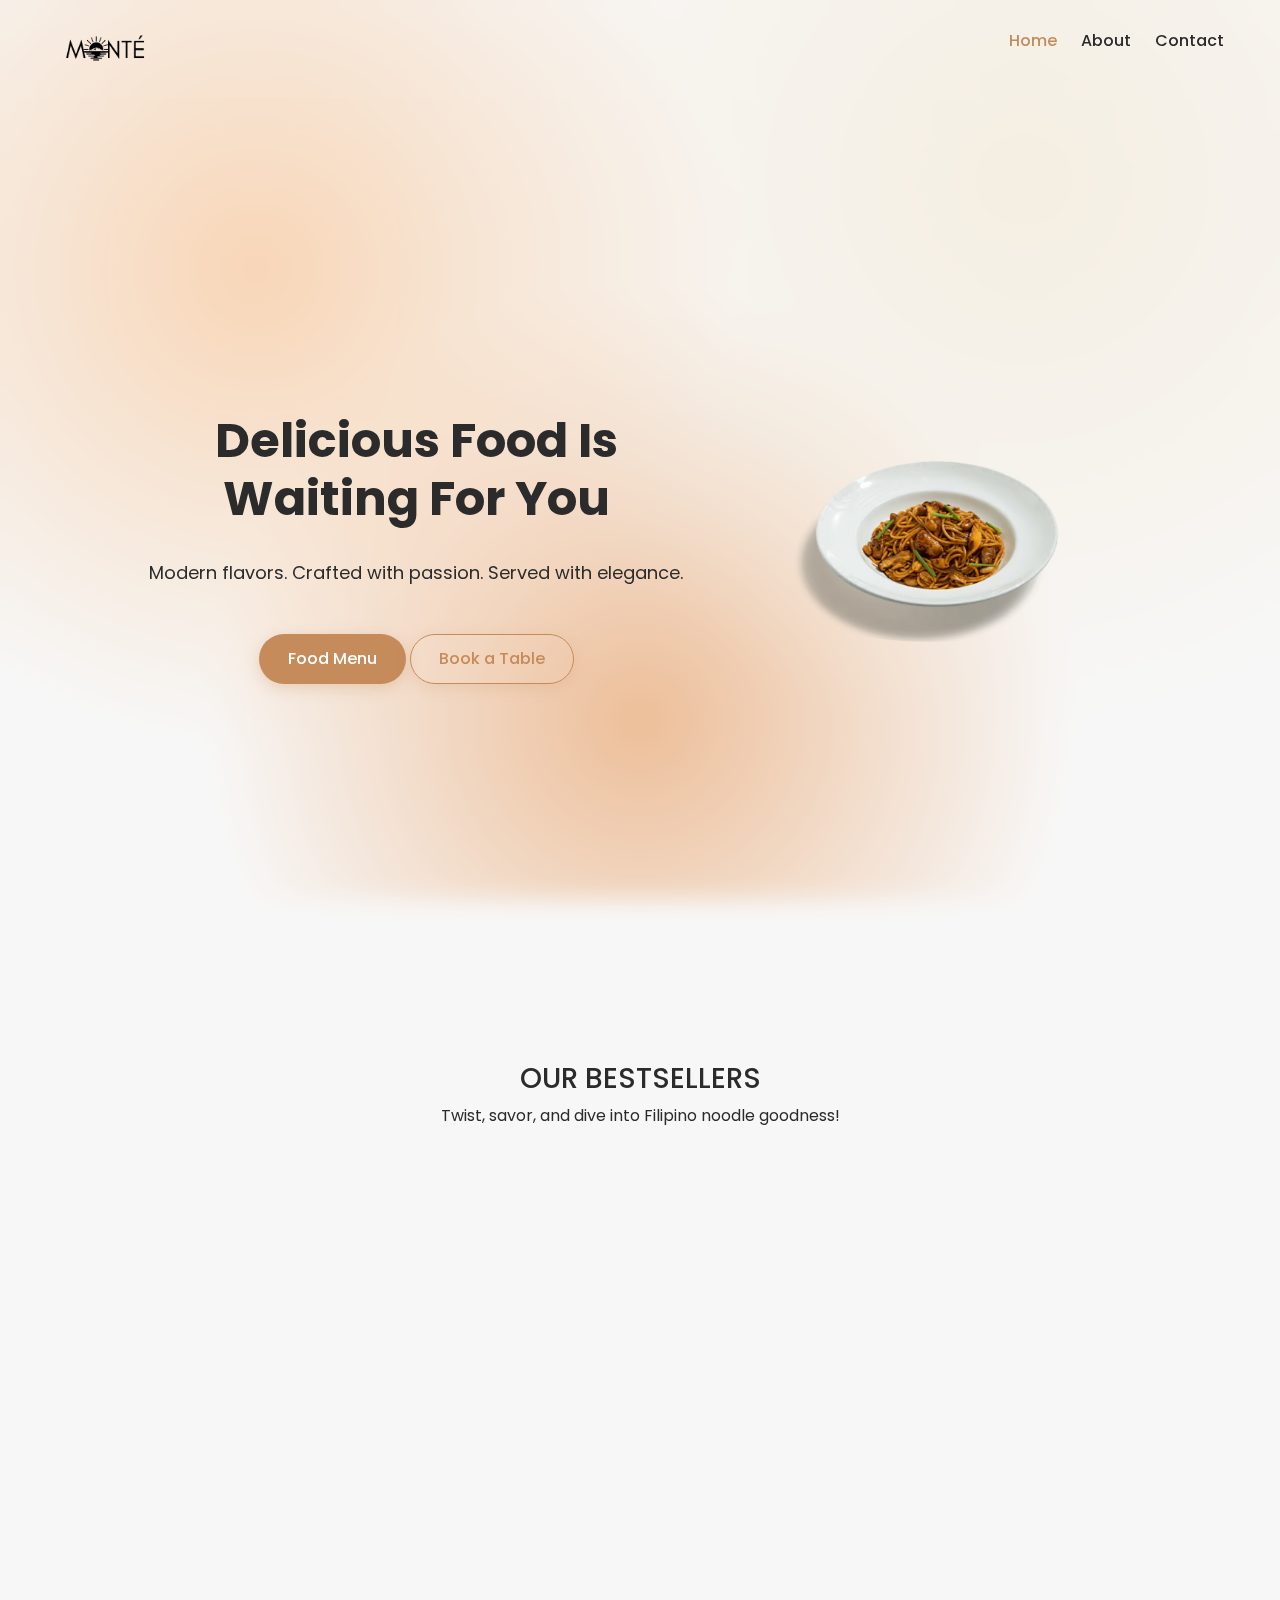
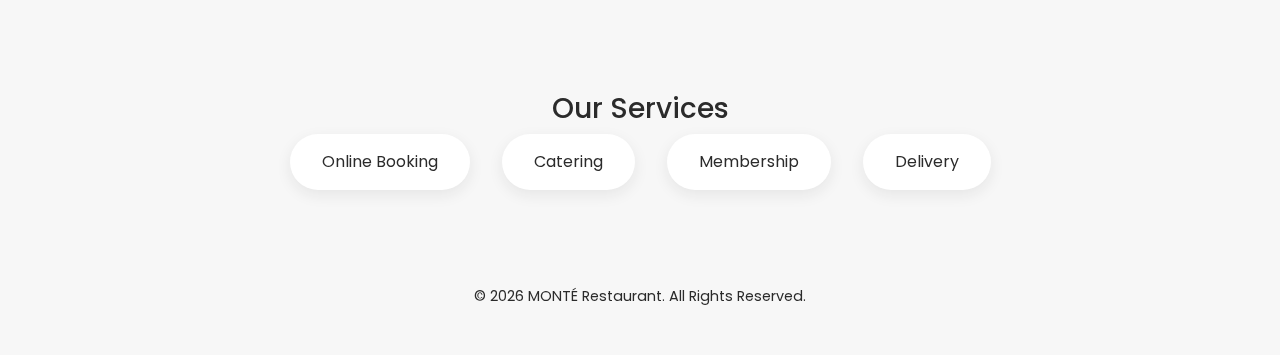
<file: Restaurant/index.html>
<!DOCTYPE html>
<html lang="en">
<head>
  <meta charset="UTF-8" />
  <meta name="viewport" content="width=device-width, initial-scale=1.0" />
  <title>MONTÉ | Modern Restaurant</title>
  <link rel="preconnect" href="https://fonts.googleapis.com">
  <link rel="preconnect" href="https://fonts.gstatic.com" crossorigin>
  <link href="https://fonts.googleapis.com/css2?family=Poppins:wght@300;400;500;600;700&display=swap" rel="stylesheet">
  <link href="https://cdn.jsdelivr.net/npm/bootstrap@5.3.3/dist/css/bootstrap.min.css" rel="stylesheet" />
  <link rel="stylesheet" href="assets/css/style.css" />
</head>
<body>

  <!-- HEADER -->
  <header class="header">
    <nav class="navbar">
      <a href="index.html" class="logo">
        <img src="assets/images/logo1.png" alt="MONTÉ Logo" />
      </a>
      <ul class="nav-links">
        <li><a href="index.html" class="active">Home</a></li>
        <li><a href="about.html">About</a></li>
        <li><a href="contact.html">Contact</a></li>
      </ul>
    </nav>
  </header>

  <!-- HERO SECTION -->
  <section class="hero">
    <div class="hero-text">
      <h2>Delicious Food Is <br />Waiting For You</h2>
      <p>Modern flavors. Crafted with passion. Served with elegance.</p>
      <div class="hero-buttons">
        <a href="#menu" class="btn primary">Food Menu</a>
        <a href="contact.html" class="btn secondary">Book a Table</a>
      </div>
    </div>
    <div class="hero-image">
      <img src="assets/images/hero-bowl1.png" alt="Signature Bowl" />
    </div>
  </section>

  <!-- TOP LIST / FOOD CARDS -->
  <section class="top-list" id="menu">
    <h3>OUR BESTSELLERS</h3>
    <p class="subtitle">Twist, savor, and dive into Filipino noodle goodness!</p>

    <div class="card-container">
      <article class="food-card">
        <img src="assets/images/hero-bowl2.png" alt="Pancit Canton" />
        <h4>Pancit Canton</h4>
        <p>Savory stir-fried noodles tossed with vegetables and tender meats or seafood.</p>
        <span class="price">₱100.00</span>
      </article>

      <article class="food-card">
        <img src="assets/images/hero-bowl1.png" alt="Charlie Chan" />
        <h4>Charlie Chan</h4>
        <p>Chinese-style stir-fried noodles with vegetables, meats, and a rich soy-based sauce.</p>
        <span class="price">₱100.00</span>
      </article>

      <article class="food-card">
        <img src="assets/images/hero-bowl3.png" alt="Pancit Malabon" />
        <h4>Pancit Malabon</h4>
        <p>Thick rice noodles in a rich seafood sauce topped with shrimp, squid, and crunchy garnishes.</p>
        <span class="price">₱100.00</span>
      </article>
    </div>
  </section>

  <!-- SERVICES -->
  <section class="services">
    <h3>Our Services</h3>
    <div class="service-items">
      <div class="service">Online Booking</div>
      <div class="service">Catering</div>
      <div class="service">Membership</div>
      <div class="service">Delivery</div>
    </div>
  </section>

  <!-- FOOTER -->
  <footer class="footer">
    <p>© 2026 MONTÉ Restaurant. All Rights Reserved.</p>
  </footer>

</body>
</html>
</file>
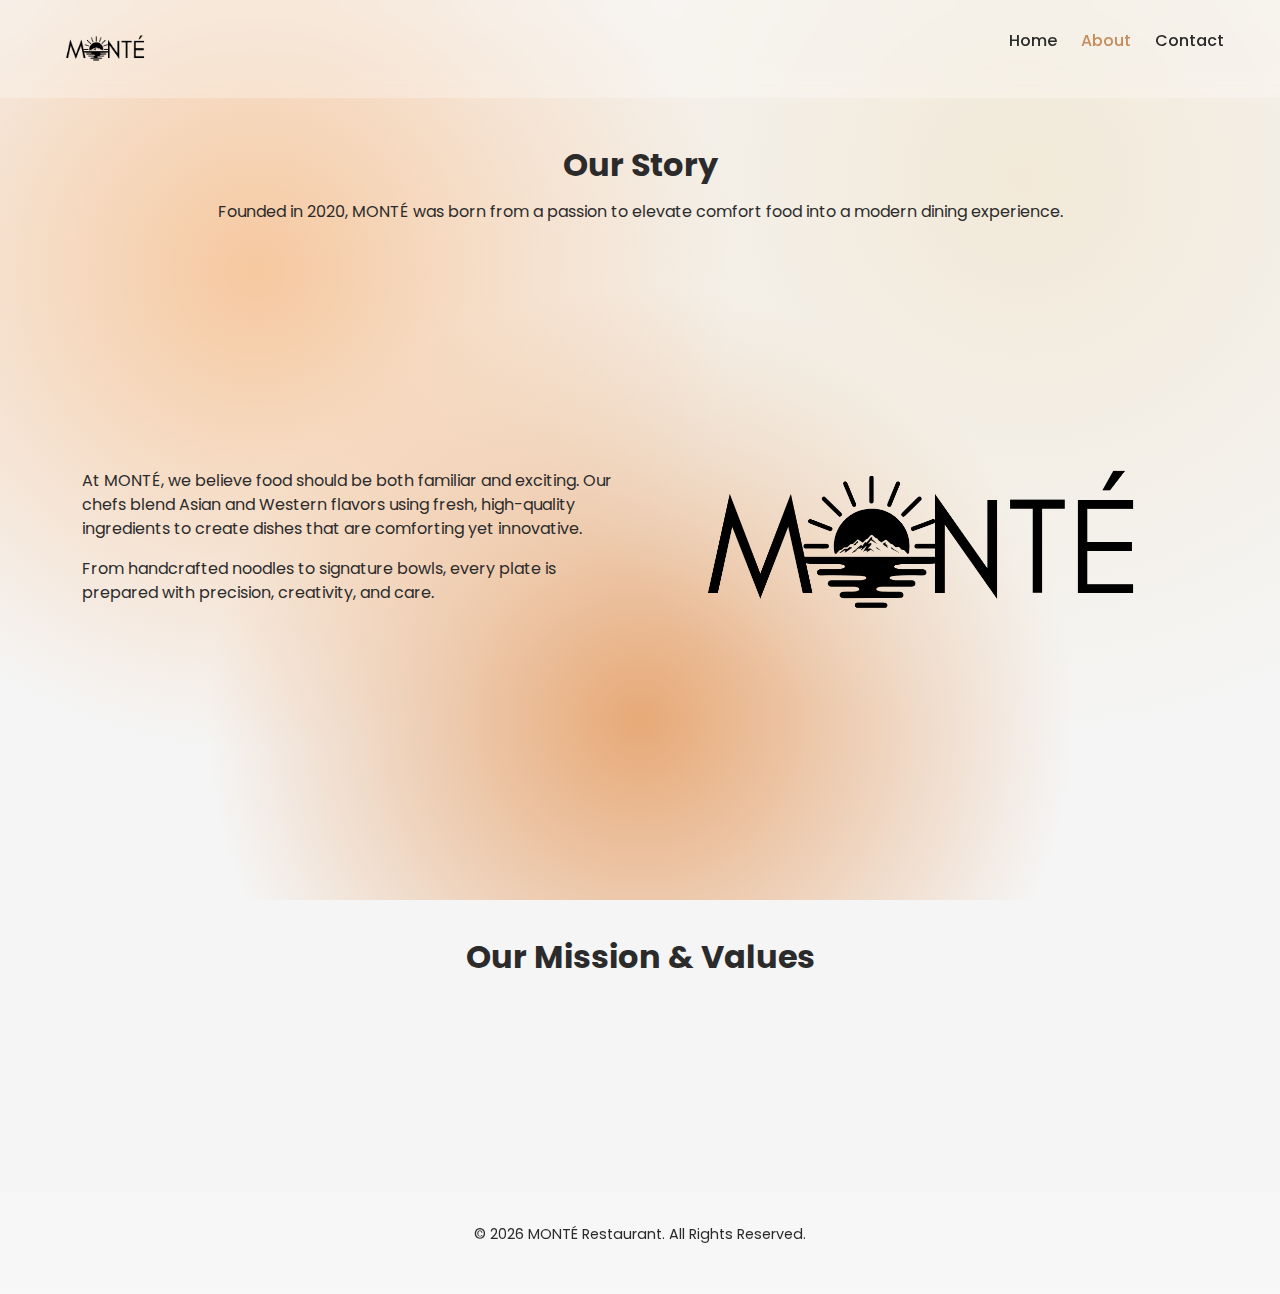
<file: Restaurant/about.html>
<!DOCTYPE html>
<html lang="en">
<head>
  <meta charset="UTF-8" />
  <meta name="viewport" content="width=device-width, initial-scale=1.0" />
  <title>About Us | MONTÉ</title>
  <link rel="preconnect" href="https://fonts.googleapis.com">
  <link rel="preconnect" href="https://fonts.gstatic.com" crossorigin>
  <link href="https://fonts.googleapis.com/css2?family=Poppins:wght@300;400;500;600;700&display=swap" rel="stylesheet">
  <link href="https://cdn.jsdelivr.net/npm/bootstrap@5.3.3/dist/css/bootstrap.min.css" rel="stylesheet" />
  <link rel="stylesheet" href="assets/css/style.css" />
</head>
<body>

  <!-- HEADER -->
  <header class="header">
    <nav class="navbar">
      <a href="index.html" class="logo">
        <img src="assets/images/logo1.png" alt="MONTÉ Logo" />
      </a>
      <ul class="nav-links">
        <li><a href="index.html">Home</a></li>
        <li><a href="about.html" class="active">About</a></li>
        <li><a href="contact.html">Contact</a></li>
      </ul>
    </nav>
  </header>

  <!-- ABOUT INTRO -->
  <section class="container py-5">
    <div class="text-center mb-5">
      <h2 class="fw-bold">Our Story</h2>
      <p class="mt-3">Founded in 2020, MONTÉ was born from a passion to elevate comfort food into a modern dining experience.</p>
    </div>

    <div class="row align-items-center">
      <div class="col-md-6 mb-4">
        <p>At MONTÉ, we believe food should be both familiar and exciting. Our chefs blend Asian and Western flavors using fresh, high-quality ingredients to create dishes that are comforting yet innovative.</p>
        <p>From handcrafted noodles to signature bowls, every plate is prepared with precision, creativity, and care.</p>
      </div>
      <div class="col-md-6 mb-4">
        <img src="assets/images/logo.png" class="img-fluid rounded-4" alt="About Monte" />
      </div>
    </div>
  </section>

  <!-- MISSION & VALUES -->
  <section class="container py-5">
    <div class="text-center mb-4">
      <h2 class="fw-bold">Our Mission & Values</h2>
    </div>

    <div class="row g-4">
      <div class="col-md-4">
        <div class="food-card text-center">
          <h4>Quality</h4>
          <p>We use only fresh and carefully sourced ingredients.</p>
        </div>
      </div>
      <div class="col-md-4">
        <div class="food-card text-center">
          <h4>Creativity</h4>
          <p>Every dish reflects innovation and modern culinary artistry.</p>
        </div>
      </div>
      <div class="col-md-4">
        <div class="food-card text-center">
          <h4>Experience</h4>
          <p>We aim to deliver memorable dining moments for every guest.</p>
        </div>
      </div>
    </div>
  </section>

  <!-- FOOTER -->
  <footer class="footer">
    <p>© 2026 MONTÉ Restaurant. All Rights Reserved.</p>
  </footer>

</body>
</html>
</file>
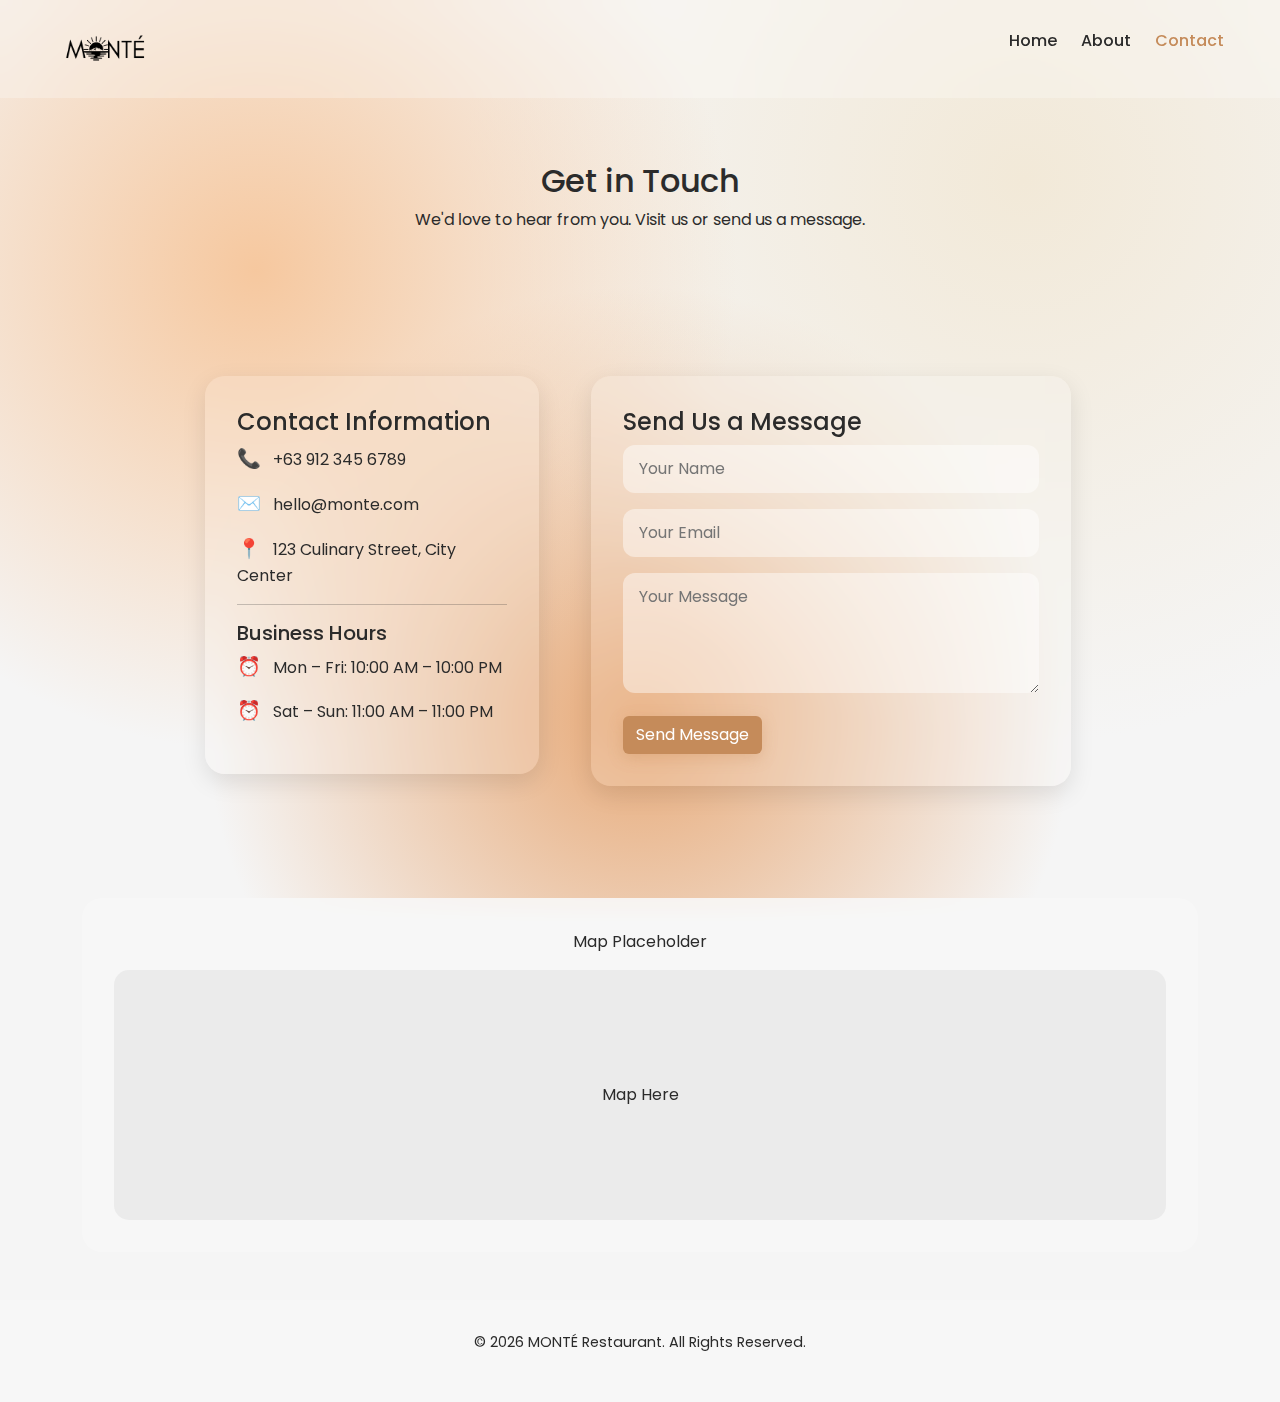
<file: Restaurant/contact.html>
<!DOCTYPE html>
<html lang="en">
<head>
  <meta charset="UTF-8" />
  <meta name="viewport" content="width=device-width, initial-scale=1.0" />
  <title>Contact Us | MONTÉ</title>
  <link rel="preconnect" href="https://fonts.googleapis.com">
  <link rel="preconnect" href="https://fonts.gstatic.com" crossorigin>
  <link href="https://fonts.googleapis.com/css2?family=Poppins:wght@300;400;500;600;700&display=swap" rel="stylesheet">
  <link href="https://cdn.jsdelivr.net/npm/bootstrap@5.3.3/dist/css/bootstrap.min.css" rel="stylesheet" />
  <link rel="stylesheet" href="assets/css/style.css" />
</head>
<body>

  <!-- HEADER -->
  <header class="header">
    <nav class="navbar">
      <a href="index.html" class="logo">
        <img src="assets/images/logo1.png" alt="MONTÉ Logo" />
      </a>
      <ul class="nav-links">
        <li><a href="index.html">Home</a></li>
        <li><a href="about.html">About</a></li>
        <li><a href="contact.html" class="active">Contact</a></li>
      </ul>
    </nav>
  </header>

  <!-- CONTACT HERO -->
  <section class="contact-hero">
    <h2>Get in Touch</h2>
    <p>We'd love to hear from you. Visit us or send us a message.</p>
  </section>

  <!-- CONTACT GRID -->
  <section class="contact-container">
    <div class="contact-grid row g-5">

      <!-- CONTACT INFO -->
      <div class="col-md-5">
        <div class="contact-card contact-info-card">
          <h4>Contact Information</h4>
          <p><span class="icon phone-icon">📞</span> +63 912 345 6789</p>
          <p><span class="icon email-icon">✉️</span> hello@monte.com</p>
          <p><span class="icon location-icon">📍</span> 123 Culinary Street, City Center</p>

          <hr />

          <h5>Business Hours</h5>
          <p><span class="icon clock-icon">⏰</span> Mon – Fri: 10:00 AM – 10:00 PM</p>
          <p><span class="icon clock-icon">⏰</span> Sat – Sun: 11:00 AM – 11:00 PM</p>
        </div>
      </div>

      <!-- CONTACT FORM -->
      <div class="col-md-7">
        <div class="contact-card">
          <h4>Send Us a Message</h4>
          <form>
            <input type="text" placeholder="Your Name" required>
            <input type="email" placeholder="Your Email" required>
            <textarea rows="4" placeholder="Your Message" required></textarea>
            <button type="submit" class="btn primary pulse">Send Message</button>
          </form>
        </div>
      </div>

    </div>
  </section>

  <!-- MAP PLACEHOLDER -->
  <section class="container py-5">
    <div class="map-card">
      <p>Map Placeholder</p>
      <div class="map-placeholder">Map Here</div>
    </div>
  </section>

  <!-- FOOTER -->
  <footer class="footer">
    <p>© 2026 MONTÉ Restaurant. All Rights Reserved.</p>
  </footer>

</body>
</html>
</file>
<file: Restaurant/assets/css/style.css>
/* ============================
   MONTÉ Restaurant - Unified Style
   ============================ */

/* ---------------------------
   Base Body
---------------------------- */
body {
  font-family: 'Poppins', sans-serif;
  margin: 0;
  background: radial-gradient(circle at 20% 30%, #f6c89f, transparent 40%),
              radial-gradient(circle at 80% 20%, #f2e9d8, transparent 45%),
              radial-gradient(circle at 50% 80%, #e7a977, transparent 45%),
              #f5f5f5;
  background-attachment: fixed;
  color: #2b2b2b;
}

/* ---------------------------
   HEADER
---------------------------- */
.header {
  background: rgba(255, 255, 255, 0.25);
  backdrop-filter: blur(12px);
  -webkit-backdrop-filter: blur(12px);
}

.navbar {
  max-width: 1200px;
  margin: auto;
  padding: 1.5rem 1rem;
  display: flex;
  justify-content: space-between;
  align-items: center;
}

.navbar .logo img {
  height: 50px;
  width: auto;
}

.nav-links {
  list-style: none;
  display: flex;
  gap: 1.5rem;
}

.nav-links a {
  text-decoration: none;
  color: #2b2b2b;
  font-weight: 500;
}

.nav-links a.active,
.nav-links a:hover {
  color: #c58b5a;
}

/* ---------------------------
   HERO SECTION (Homepage)
---------------------------- */
.hero {
  width: 100%;
  min-height: 100vh;
  padding: 2rem 1rem;
  display: flex;
  justify-content: center;
  align-items: center;
  gap: 3rem;
  background: rgba(255, 255, 255, 0.25);
  backdrop-filter: blur(12px);
  -webkit-backdrop-filter: blur(12px);
  text-align: center;
}

.hero-text {
  display: flex;
  flex-direction: column;
  align-items: center;
  gap: 1rem;
}

.hero-text h2 {
  font-size: 3rem;
  font-weight: 700;
  line-height: 1.2;
  margin: 0;
}

.hero-text p {
  font-size: 1.125rem;
  margin: 1rem 0 2rem;
}

.hero-buttons .btn {
  padding: 0.75rem 1.75rem;
  border-radius: 30px;
  font-weight: 500;
  transition: transform 0.3s ease, box-shadow 0.3s ease, background 0.3s ease;
  position: relative;
}

.btn.primary {
  background-color: #c58b5a;
  color: #fff;
  box-shadow: 0 4px 15px rgba(197, 139, 90, 0.3);
}

.btn.primary:hover {
  transform: translateY(-3px);
  box-shadow: 0 0 10px rgba(197,139,90,0.6),
              0 0 20px rgba(197,139,90,0.5),
              0 0 30px rgba(197,139,90,0.4);
}

.btn.primary.pulse {
  animation: pulseGlow 2s infinite;
}

@keyframes pulseGlow {
  0%,100% { box-shadow: 0 0 15px rgba(197,139,90,0.4);}
  50% { box-shadow: 0 0 25px rgba(197,139,90,0.7);}
}

.btn.secondary {
  border: 1px solid #c58b5a;
  color: #c58b5a;
  background: transparent;
  box-shadow: 0 4px 15px rgba(197, 139, 90, 0.2);
}

.btn.secondary:hover {
  transform: translateY(-3px);
  box-shadow: 0 0 8px rgba(197,139,90,0.5),
              0 0 15px rgba(197,139,90,0.4),
              0 0 25px rgba(197,139,90,0.3);
}

.hero-image img {
  width: 100%;
  max-width: 400px;
  border-radius: 50%;
  margin: 0 auto;
}

/* ---------------------------
   TOP LIST / FOOD CARDS
---------------------------- */
.top-list {
  padding: 4rem 1rem;
  text-align: center;
  background: rgba(255, 255, 255, 0.25);
  backdrop-filter: blur(12px);
}

.card-container {
  display: grid;
  grid-template-columns: repeat(auto-fit, minmax(250px, 1fr));
  gap: 2rem;
  max-width: 1200px;
  margin: 3rem auto 0;
  justify-items: center;
}

.food-card {
  background: rgba(255,255,255,0.45);
  backdrop-filter: blur(10px);
  -webkit-backdrop-filter: blur(10px);
  border-radius: 22px;
  padding: 1rem;
  transition: transform 0.35s ease, box-shadow 0.35s ease, opacity 0.6s ease;
  opacity: 0;
  transform: translateY(20px);
}

.food-card img {
  width: 100%;
  height: 200px;
  object-fit: cover;
  border-radius: 15px 15px 0 0;
}

.food-card h4 {
  margin: 1rem 0 0.5rem;
}

.food-card p {
  font-size: 0.95rem;
  line-height: 1.4;
}

.food-card .price {
  font-weight: 600;
  color: #c58b5a;
}

.food-card:hover {
  transform: translateY(-12px) scale(1.02);
  box-shadow: 0 20px 40px rgba(0,0,0,0.18);
}

.food-card:nth-child(1) { animation-delay: 0.1s; }
.food-card:nth-child(2) { animation-delay: 0.3s; }
.food-card:nth-child(3) { animation-delay: 0.5s; }

.food-card,
.food-card * {
  animation: fadeInUp 0.6s forwards;
}

@keyframes fadeInUp {
  to {
    opacity: 1;
    transform: translateY(0);
  }
}

/* ---------------------------
   SERVICES
---------------------------- */
.services {
  padding: 4rem 1rem;
  text-align: center;
  background: rgba(255,255,255,0.25);
  backdrop-filter: blur(12px);
}

.service-items {
  display: flex;
  justify-content: center;
  gap: 2rem;
  flex-wrap: wrap;
}

.service {
  padding: 1rem 2rem;
  background: #fff;
  border-radius: 30px;
  box-shadow: 0 5px 15px rgba(0,0,0,0.08);
}

/* ---------------------------
   CONTACT PAGE ENHANCEMENTS
---------------------------- */

/* CONTACT HERO */
.contact-hero {
  max-width: 1000px;       /* same as contact container */
  margin: 0 auto;           /* center horizontally */
  padding: 4rem 1rem;       /* top/bottom spacing */
  text-align: center;       /* center text */
}

.contact-container {
  max-width: 1000px;       /* restrict width for symmetry */
  margin: 0 auto;           /* center horizontally */
  padding: 4rem 1rem;
  display: flex;
  gap: 2rem;               /* space between info and form */
  flex-wrap: wrap;          /* allow stacking on mobile */
  justify-content: center;  /* center children */
}

.contact-card {
  flex: 1 1 450px;          /* responsive width */
  max-width: 480px;         /* prevents stretching too wide */
  margin: 0 auto;           /* center each card */
  padding: 2rem;
  border-radius: 20px;
  background: rgba(255, 255, 255, 0.15);
  backdrop-filter: blur(10px);
  box-shadow: 0 8px 25px rgba(0,0,0,0.1);
  transition: transform 0.3s ease, box-shadow 0.3s ease;
}

.contact-card:hover {
  transform: translateY(-6px);
  box-shadow: 0 12px 30px rgba(0,0,0,0.2);
}

.contact-card input,
.contact-card textarea {
  width: 100%;
  padding: 0.75rem 1rem;
  border-radius: 12px;
  border: none;
  margin-bottom: 1rem;
  background: rgba(255,255,255,0.45);
  font-size: 1rem;
  transition: box-shadow 0.3s ease, transform 0.3s ease;
}

.contact-card input:focus,
.contact-card textarea:focus {
  outline: none;
  box-shadow: 0 0 10px rgba(197,139,90,0.6);
  transform: translateY(-2px);
}

/* Floating icons */
.contact-card .icon {
  display: inline-block;
  margin-right: 0.5rem;
  font-size: 1.2rem;
  position: relative;
  animation: float 3s ease-in-out infinite;
}

.phone-icon { animation-delay: 0s; }
.email-icon { animation-delay: 0.5s; }
.location-icon { animation-delay: 1s; }
.clock-icon { animation-delay: 1.5s; }

@keyframes float {
  0%,100% { transform: translateY(0); }
  50% { transform: translateY(-5px); }
}

.icon:hover {
  color: #c58b5a;
  text-shadow: 0 0 8px #c58b5a;
  transform: translateY(-3px);
}

/* Map Card */
.map-card {
  background: rgba(255,255,255,0.25);
  backdrop-filter: blur(12px);
  -webkit-backdrop-filter: blur(12px);
  border-radius: 20px;
  padding: 2rem;
  text-align: center;
  transition: transform 0.3s ease, box-shadow 0.3s ease;
}

.map-card:hover {
  transform: translateY(-6px);
  box-shadow: 0 20px 40px rgba(0,0,0,0.15);
}

.map-placeholder {
  height: 250px;
  background: rgba(200,200,200,0.25);
  border-radius: 15px;
  display: flex;
  justify-content: center;
  align-items: center;
}

/* ---------------------------
   FOOTER
---------------------------- */
.footer {
  text-align: center;
  padding: 2rem 1rem;
  font-size: 0.9rem;
  background: rgba(255, 255, 255, 0.25);
  backdrop-filter: blur(12px);
  -webkit-backdrop-filter: blur(12px);
}

/* ---------------------------
   RESPONSIVE
---------------------------- */
@media (max-width: 768px) {
  .hero, .top-list, .services, .footer, .contact-card, .map-card {
    backdrop-filter: blur(8px);
  }

  .hero {
    flex-direction: column;
    text-align: center;
    gap: 2rem;
  }

  .hero-image img {
    max-width: 80%;
  }

  .contact-grid {
    grid-template-columns: 1fr;
  }

  .food-card {
    max-width: 90%;
  }
}

@media (max-width: 768px) {
  .contact-container {
    flex-direction: column;
    align-items: center;
    text-align: center;
    gap: 2rem;
  }

  .contact-card {
    max-width: 90%;       /* nicely fit small screens */
  }
}
</file>
